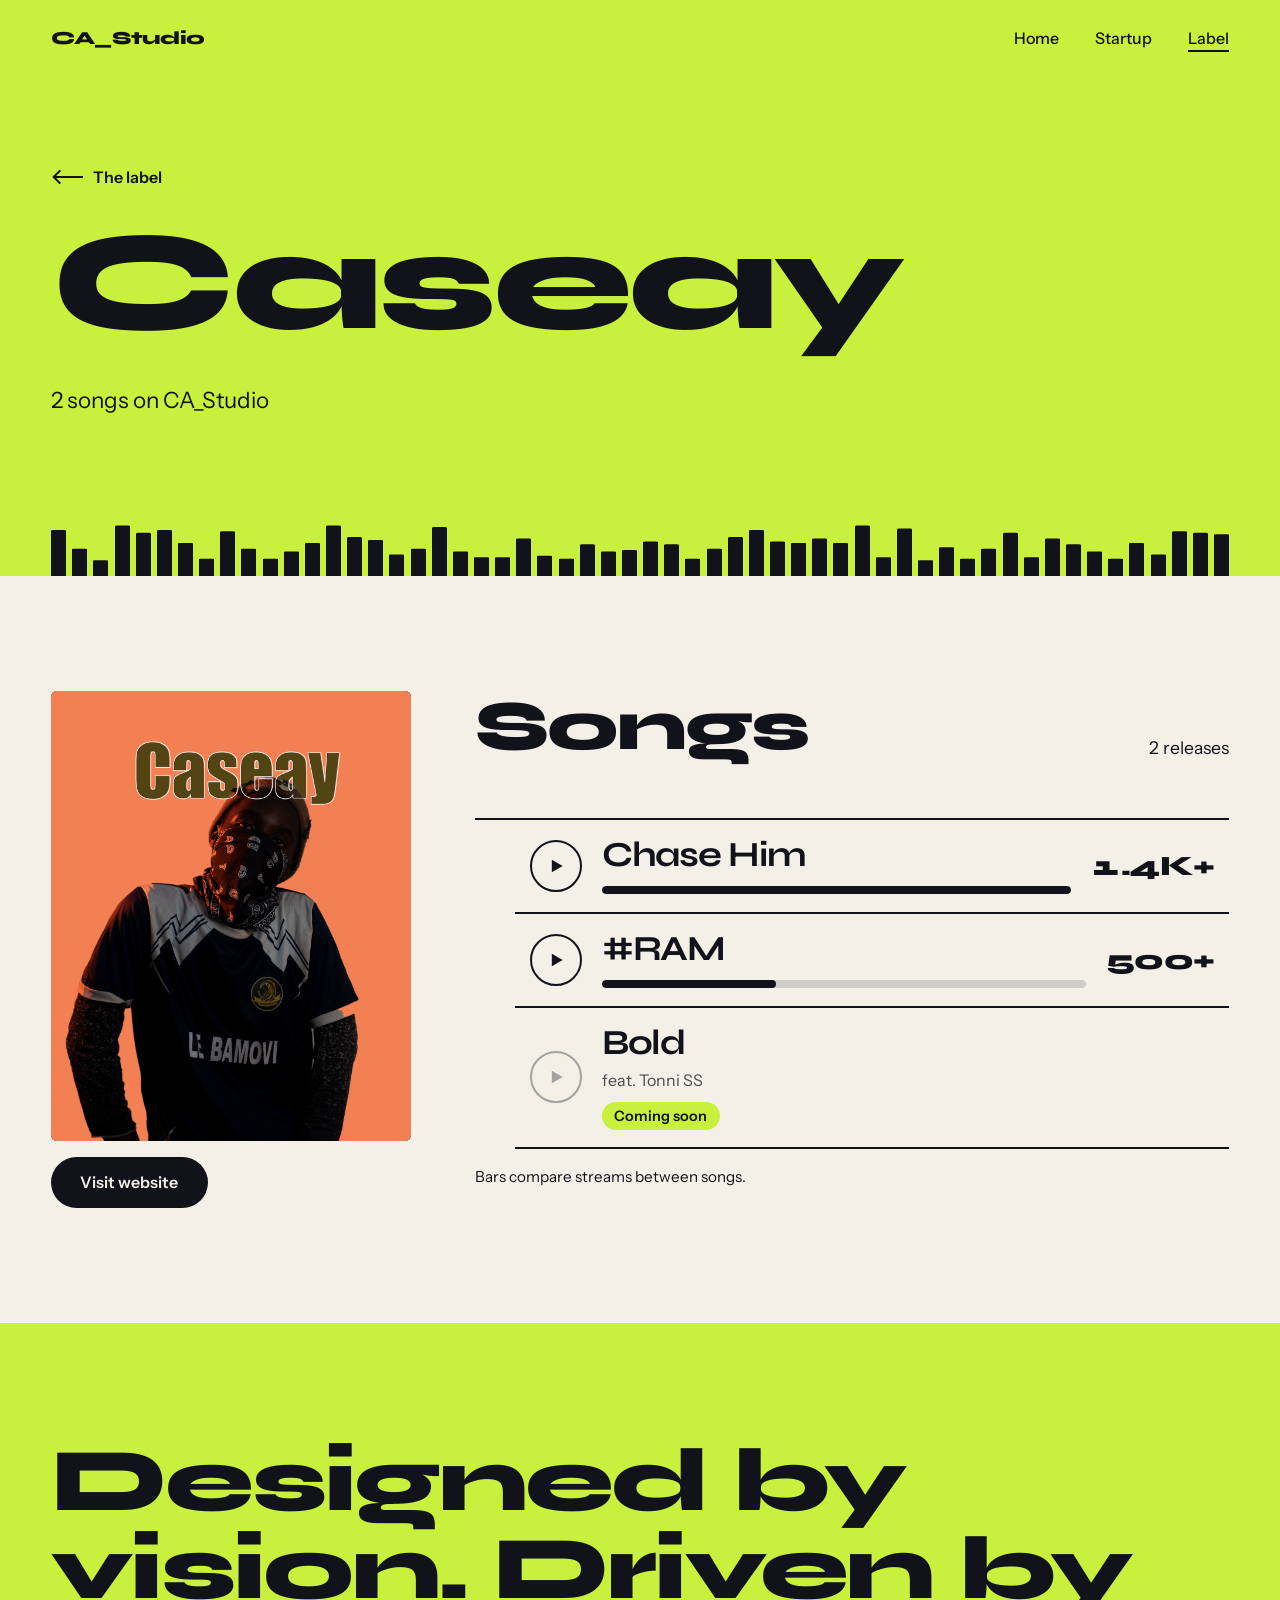
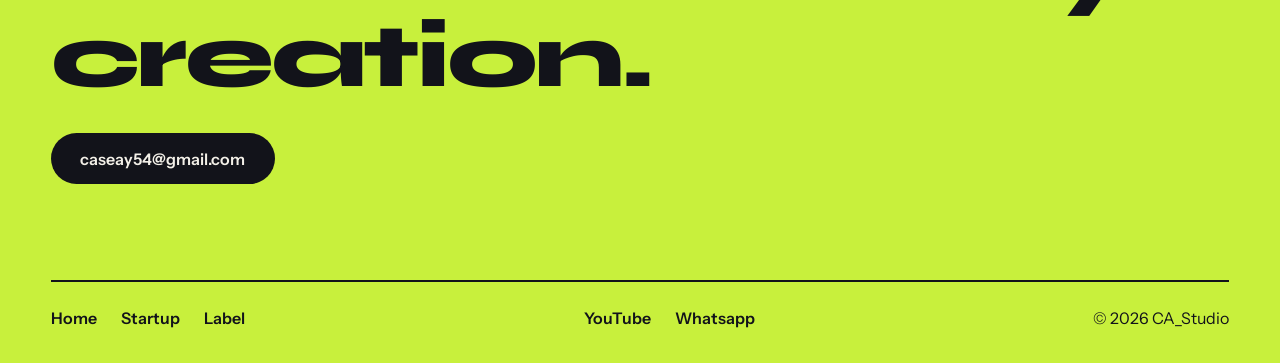
<file: artist.html>
<!doctype html>
<html lang="en">
<head>
  <meta charset="utf-8">
  <meta name="viewport" content="width=device-width, initial-scale=1">
  <title>Artist | CA_Studio</title>
  <meta name="description" content="An artist signed to CA_Studio and every song released on the label.">
  <meta name="theme-color" content="#12131A">
  <link rel="preconnect" href="https://fonts.googleapis.com">
  <link rel="preconnect" href="https://fonts.gstatic.com" crossorigin>
  <link href="https://fonts.googleapis.com/css2?family=Instrument+Sans:wght@400;500;600&family=Syne:wght@600;700;800&display=swap" rel="stylesheet">
  <link rel="stylesheet" href="style.css">
  <link rel="shortcut icon" href="./images/logo.jfif" type="image/x-icon">
  <script>document.documentElement.classList.add('js');</script>
</head>
<body data-page="label">

<header class="site-head">
  <nav class="nav" aria-label="Main">
    <a class="logo" href="index.html" aria-label="CA_Studio, home"><span class="logo-text">CA<span class="us">_</span>Studio</span></a>
    <ul>
      <li><a href="index.html">Home</a></li>
      <li><a href="startup.html">Startup</a></li>
      <li><a href="label.html" aria-current="page">Label</a></li>
    </ul>
  </nav>
</header>

<main>
  <section class="hero hero-short on-lime">
    <div class="wrap hero-inner">
      <a class="back" href="label.html"><svg viewBox="0 0 48 24" aria-hidden="true"><path d="M0 12h44M34 2l10 10-10 10" fill="none" stroke="currentColor" stroke-width="3"/></svg>The label</a>
      <h1><span class="line"><span style="--i:0" id="aName">Artist</span></span></h1>
      <p class="lede" id="aMeta"></p>
    </div>
    <div class="wave" aria-hidden="true"></div>
  </section>

  <section class="songs paper" aria-labelledby="songsTitle">
    <div class="wrap">
      <div class="artist-layout">
        <div class="artist-side" id="aSide">
          <div class="media r-45" id="aPortrait"></div>
          <a class="btn btn-ink" id="aSite" href="#" target="_blank" rel="noopener" hidden>Visit website</a>
        </div>
        <div>
          <div class="sec-head" id="songsHead">
            <h2 id="songsTitle">Songs</h2>
            <p id="songsCount"></p>
          </div>
          <ol class="tracks" id="tracks"></ol>
          <p class="caption">Bars compare streams between songs.</p>
        </div>
      </div>
    </div>
  </section>
</main>

<footer class="foot">
  <div class="wrap">
    <h2>Designed by vision. Driven by creation.</h2>
    <a class="btn btn-ink" data-mail href="#" hidden></a>
    <div class="foot-row">
      <nav aria-label="Footer">
        <a href="index.html">Home</a>
        <a href="startup.html">Startup</a>
        <a href="label.html">Label</a>
      </nav>
      <div class="socials" id="socials"></div>
      <p>&copy; <span id="year">2026</span> CA_Studio</p>
    </div>
  </div>
</footer>

<script src="data.js"></script>
<script src="script.js"></script>
</body>
</html>
</file>
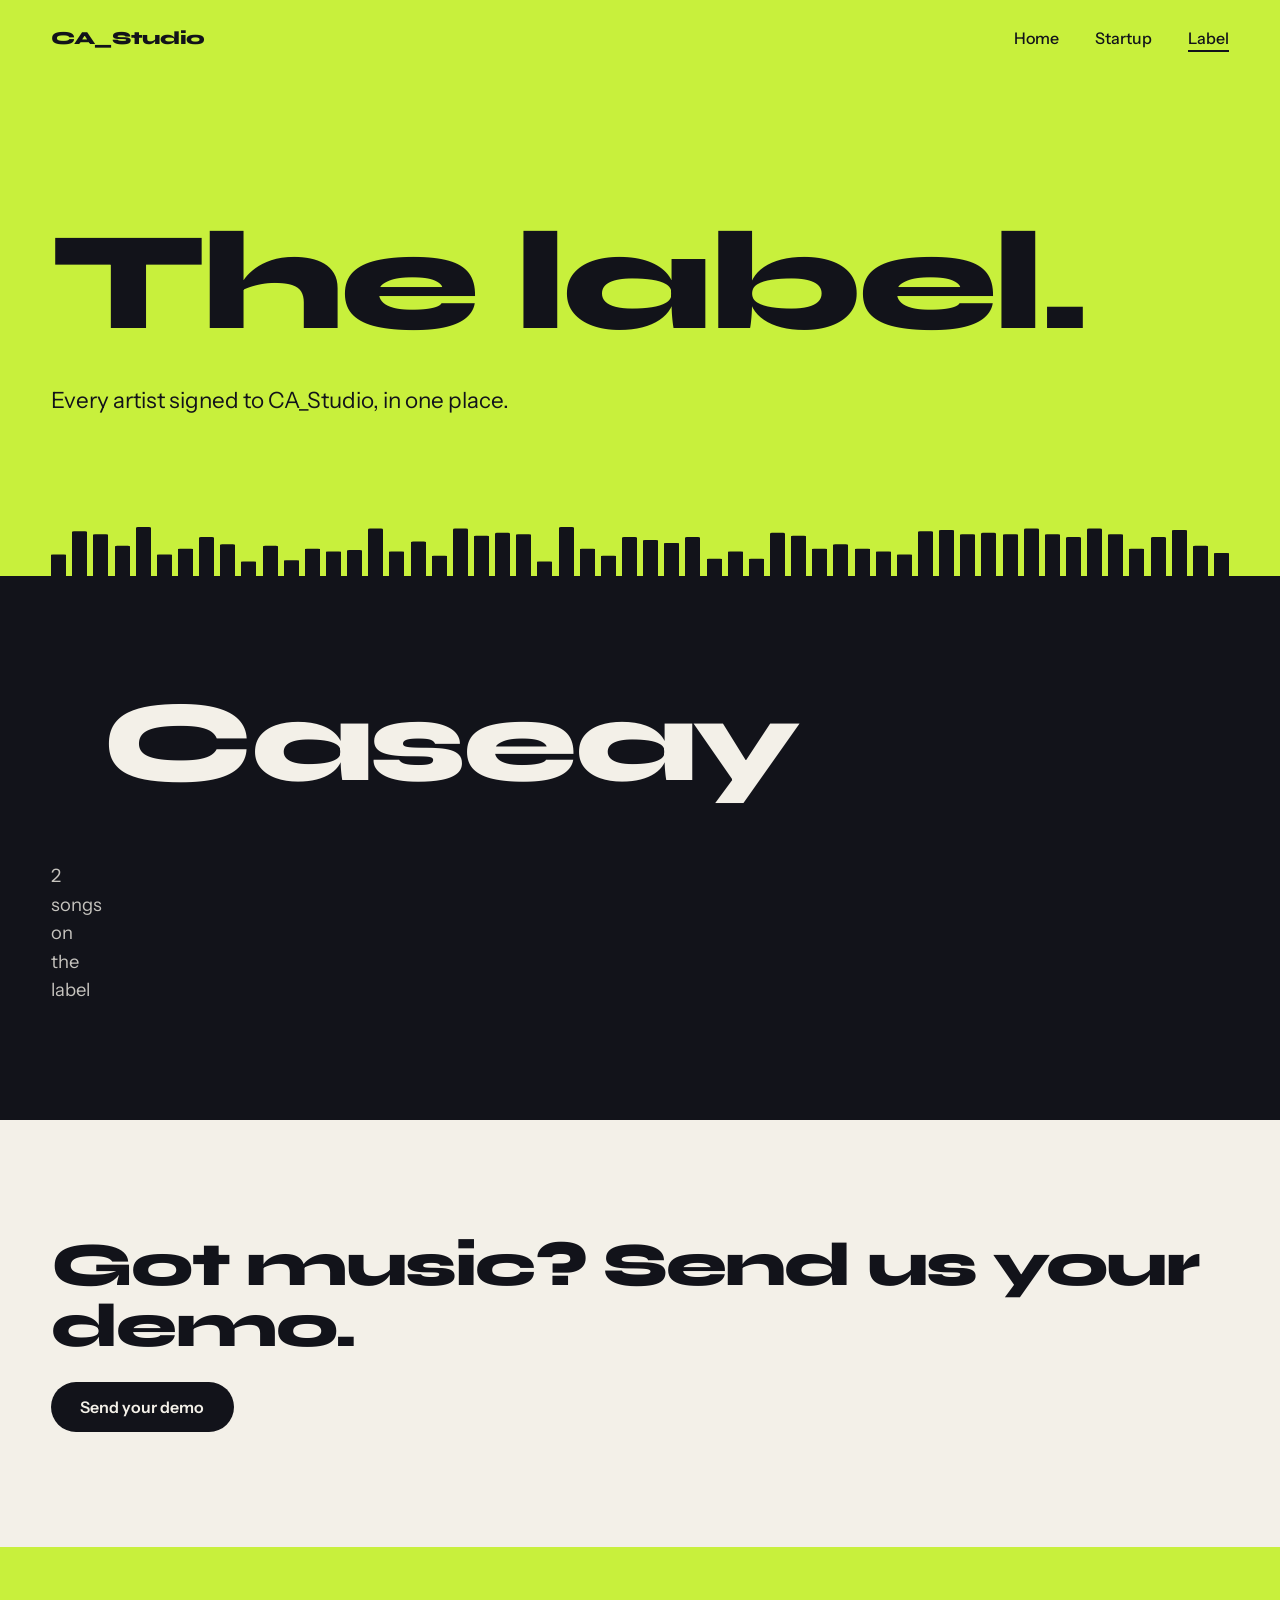
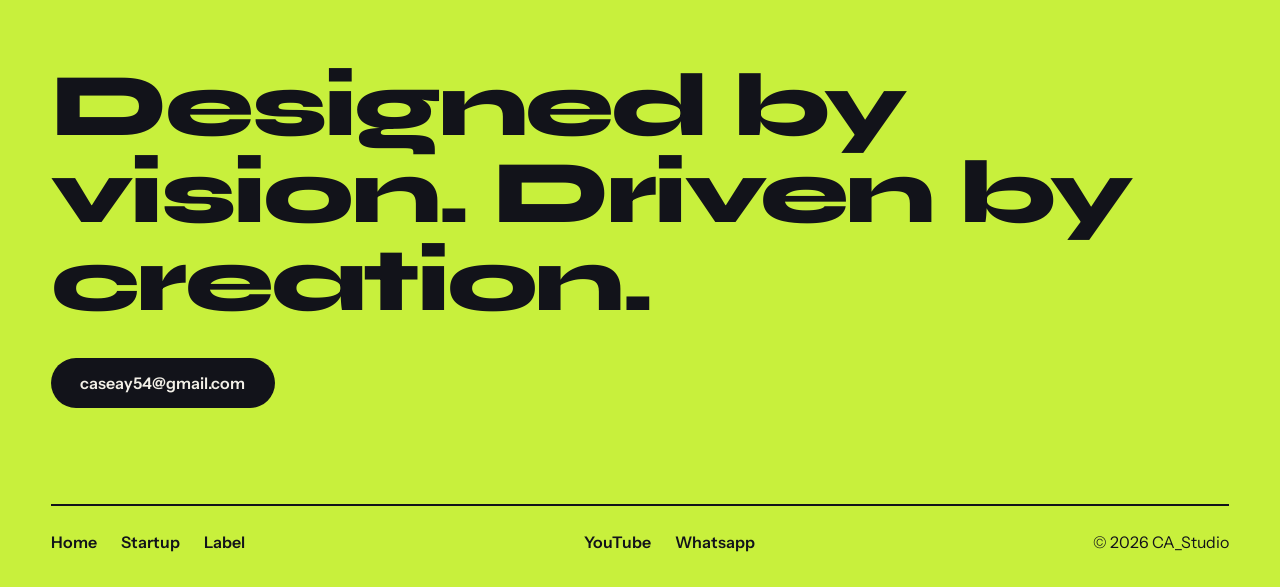
<file: label.html>
<!doctype html>
<html lang="en">
<head>
  <meta charset="utf-8">
  <meta name="viewport" content="width=device-width, initial-scale=1">
  <title>CA_Studio | The label</title>
  <meta name="description" content="Every artist signed to CA_Studio, in one place.">
  <meta name="theme-color" content="#12131A">
  <link rel="preconnect" href="https://fonts.googleapis.com">
  <link rel="preconnect" href="https://fonts.gstatic.com" crossorigin>
  <link href="https://fonts.googleapis.com/css2?family=Instrument+Sans:wght@400;500;600&family=Syne:wght@600;700;800&display=swap" rel="stylesheet">
  <link rel="stylesheet" href="style.css">
  <link rel="shortcut icon" href="./images/logo.jfif" type="image/x-icon">
  <script>document.documentElement.classList.add('js');</script>
</head>
<body data-page="label">

<header class="site-head">
  <nav class="nav" aria-label="Main">
    <a class="logo" href="index.html" aria-label="CA_Studio, home"><span class="logo-text">CA<span class="us">_</span>Studio</span></a>
    <ul>
      <li><a href="index.html">Home</a></li>
      <li><a href="startup.html">Startup</a></li>
      <li><a href="label.html" aria-current="page">Label</a></li>
    </ul>
  </nav>
</header>

<main>
  <section class="hero hero-short on-lime">
    <div class="wrap hero-inner">
      <h1>
        <span class="line"><span style="--i:0">The label.</span></span>
      </h1>
      <p class="lede">Every artist signed to CA_Studio, in one place.</p>
    </div>
    <div class="wave" aria-hidden="true"></div>
  </section>

  <section class="artists dark" aria-labelledby="artTitle">
    <div class="wrap">
      <h2 class="sr-only" id="artTitle">Signed artists</h2>
      <div class="artist-grid" id="artists"></div>
    </div>
  </section>

  <section class="demo paper" aria-labelledby="demoTitle">
    <div class="wrap demo-inner reveal">
      <h2 id="demoTitle">Got music? Send us your demo.</h2>
      <a class="btn btn-ink" data-mail data-label="Send your demo" data-subject="Demo submission" href="#" hidden>Send your demo</a>
    </div>
  </section>
</main>

<footer class="foot">
  <div class="wrap">
    <h2>Designed by vision. Driven by creation.</h2>
    <a class="btn btn-ink" data-mail href="#" hidden></a>
    <div class="foot-row">
      <nav aria-label="Footer">
        <a href="index.html">Home</a>
        <a href="startup.html">Startup</a>
        <a href="label.html">Label</a>
      </nav>
      <div class="socials" id="socials"></div>
      <p>&copy; <span id="year">2026</span> CA_Studio</p>
    </div>
  </div>
</footer>

<script src="data.js"></script>
<script src="script.js"></script>
</body>
</html>
</file>
<file: style.css>
:root {
  --ink: #12131A;
  --ink-2: #1C1E29;
  --ink-3: #2B2E3F;
  --paper: #F3F0E8;
  --paper-2: #E7E3D7;
  --lime: #C8F03C;
  --head: 'Syne', system-ui, -apple-system, 'Segoe UI', sans-serif;
  --body: 'Instrument Sans', system-ui, -apple-system, 'Segoe UI', sans-serif;
  --pad: clamp(1.25rem, 4vw, 3.5rem);
  --max: 1280px;
  --ease: cubic-bezier(.2, .8, .2, 1);
}

*, *::before, *::after { box-sizing: border-box; margin: 0; }
html { scroll-behavior: smooth; -webkit-text-size-adjust: 100%; }
body {
  font-family: var(--body);
  background: var(--paper); color: var(--ink);
  line-height: 1.55; -webkit-font-smoothing: antialiased;
}
ul { list-style: none; padding: 0; }
img { max-width: 100%; }
a { color: inherit; }

:focus-visible { outline: 3px solid currentColor; outline-offset: 3px; }
.dark .btn:focus-visible { outline-color: var(--lime); }
.paper .btn:focus-visible, .foot .btn:focus-visible { outline-color: var(--ink); }

.sr-only {
  position: absolute; width: 1px; height: 1px; margin: -1px; padding: 0;
  overflow: hidden; clip: rect(0 0 0 0); white-space: nowrap; border: 0;
}
.wrap { max-width: var(--max); margin-inline: auto; padding-inline: var(--pad); }

h1, h2, h3 { font-family: var(--head); font-weight: 800; letter-spacing: -.03em; line-height: 1; }

/* ---------- Header ---------- */
.site-head { position: absolute; inset: 0 0 auto 0; z-index: 5; color: var(--paper); }
body[data-page="label"] .site-head { color: var(--ink); }
.nav {
  display: flex; justify-content: space-between; align-items: center;
  max-width: var(--max); margin-inline: auto; padding: 1.5rem var(--pad);
}
.logo { display: inline-flex; align-items: center; gap: .6rem; text-decoration: none; font-family: var(--head); font-weight: 800; font-size: 1.15rem; letter-spacing: -.02em; }
.logo-mark {
  display: grid; place-items: center; width: 2.1rem; height: 2.1rem;
  background: var(--lime); color: var(--ink); border-radius: 6px; font-size: .95rem;
  transition: transform .4s var(--ease);
}
.logo:hover .logo-mark { transform: rotate(-8deg); }
.us { display: inline-block; color: var(--lime); transition: transform .3s var(--ease); }
.logo:hover .us { transform: translateY(-.18em); }
body[data-page="label"] .us { color: inherit; }
body[data-page="label"] .logo-mark { background: var(--ink); color: var(--lime); }
.nav ul { display: flex; gap: clamp(1rem, 3vw, 2.25rem); }
.nav ul a {
  text-decoration: none; font-weight: 500; padding: .25rem 0;
  background: linear-gradient(currentColor, currentColor) 0 100% / 0 2px no-repeat;
  transition: background-size .3s var(--ease);
}
.nav ul a:hover, .nav ul a:focus-visible, .nav ul a[aria-current="page"] { background-size: 100% 2px; }

/* ---------- Buttons ---------- */
.btn {
  display: inline-flex; align-items: center; justify-content: center; gap: .6rem;
  padding: .95rem 1.7rem; border: 2px solid transparent; border-radius: 999px;
  font: 600 1rem/1 var(--body); text-decoration: none; cursor: pointer;
  transition: transform .25s var(--ease), background .25s, color .25s;
}
.btn[hidden] { display: none; }
.btn:hover { transform: translateY(-2px); }
.btn-lime { background: var(--lime); color: var(--ink); }
.btn-line { border-color: var(--paper); color: var(--paper); }
.btn-line:hover { background: var(--paper); color: var(--ink); }
.btn-ink { background: var(--ink); color: var(--paper); }
.btn-ink:hover { background: var(--ink-3); }

/* ---------- Hero ---------- */
.hero {
  position: relative; overflow: hidden;
  min-height: 100svh;
  display: flex; flex-direction: column; justify-content: flex-end;
  padding-top: 8rem;
  background: var(--ink); color: var(--paper);
}
.hero-short { min-height: 64svh; }
.hero-inner { position: relative; z-index: 2; width: 100%; padding-bottom: clamp(3rem, 8vw, 6rem); }
.hero:not(.hero-short) .hero-inner { padding-bottom: calc(22svh + 2.5rem); }
.hero-short .hero-inner { padding-bottom: clamp(6rem, 18svh, 10rem); }
.hero.on-lime { background: var(--lime); color: var(--ink); }
.grid-bg {
  background-image:
    linear-gradient(rgba(243, 240, 232, .07) 1px, transparent 1px),
    linear-gradient(90deg, rgba(243, 240, 232, .07) 1px, transparent 1px);
  background-size: 56px 56px;
  background-color: var(--ink);
}

.hero h1 { font-size: clamp(2.4rem, 6.2vw, 6rem); line-height: .98; max-width: 16ch; }
.hero-short h1 { font-size: clamp(3.5rem, 11vw, 10rem); max-width: none; }
.line { display: block; overflow: hidden; padding-bottom: .14em; margin-bottom: -.14em; }
.line > span {
  display: block; transform: translateY(110%);
  animation: rise 1s var(--ease) forwards;
  animation-delay: calc(var(--i) * 130ms + 120ms);
}
.lede {
  max-width: 44ch; margin-top: clamp(1.25rem, 3vw, 2rem);
  font-size: clamp(1.1rem, 1.8vw, 1.4rem); line-height: 1.45;
  animation: fade .9s ease .75s both;
}
.actions { display: flex; flex-wrap: wrap; gap: .75rem; margin-top: 2rem; animation: fade .9s ease .95s both; }

/* the sound wave: tech meets music */
.wave {
  position: absolute; left: 0; right: 0; bottom: 0; z-index: 1;
  height: 22svh; display: flex; align-items: flex-end; gap: clamp(3px, .5vw, 8px);
  padding-inline: var(--pad);
}
.hero-short .wave { height: 16svh; }
.wave i {
  flex: 1; height: 100%; border-radius: 2px 2px 0 0;
  background: var(--lime); transform-origin: bottom;
  transform: scaleY(var(--lo, .2));
  animation: wave var(--dur, 1.4s) ease-in-out var(--dl, 0s) infinite alternate;
}
.on-lime .wave i { background: var(--ink); }

/* ---------- Sections ---------- */
.paper { background: var(--paper); color: var(--ink); }
.paper-2 { background: var(--paper-2); color: var(--ink); }
.dark { background: var(--ink); color: var(--paper); }
section:not(.hero) { padding: clamp(4rem, 9vw, 8rem) 0; }

.sec-head { display: flex; justify-content: space-between; align-items: flex-end; flex-wrap: wrap; gap: 1rem 3rem; margin-bottom: clamp(2rem, 5vw, 3.5rem); }
.sec-head h2 { font-size: clamp(2.25rem, 5.5vw, 5rem); }
.sec-head p { max-width: 34ch; font-size: 1.1rem; }

/* about */
.about-grid { display: grid; grid-template-columns: .8fr 1.2fr; gap: clamp(2rem, 6vw, 6rem); align-items: start; }
.about h2 { font-size: clamp(2.5rem, 6vw, 5.5rem); line-height: .95; }
.about-copy p { max-width: 48ch; font-size: clamp(1.1rem, 1.5vw, 1.3rem); }
.about-copy p + p { margin-top: 1.25rem; }
.statement { margin-top: clamp(3.5rem, 8vw, 7rem); font: 800 clamp(1.9rem, 5.2vw, 4.75rem)/1.04 var(--head); letter-spacing: -.03em; }
.statement span { display: block; }
.statement mark {
  color: inherit; border-radius: 4px; padding: 0 .12em;
  background: linear-gradient(var(--lime), var(--lime)) 0 0 / 100% 100% no-repeat;
  -webkit-box-decoration-break: clone; box-decoration-break: clone;
}
.js .statement mark { background-size: 0% 100%; }
.js .statement.in mark { background-size: 100% 100%; transition: background-size 1s var(--ease) .5s; }

/* doors */
.doors { padding-block: clamp(2.5rem, 6vw, 5rem); }
.door-grid { display: grid; grid-template-columns: 1fr 1fr; gap: 1rem; }
.door {
  display: flex; flex-direction: column; justify-content: space-between; gap: 3rem;
  min-height: clamp(260px, 32vw, 420px);
  padding: clamp(1.5rem, 3vw, 2.5rem); border-radius: 8px; text-decoration: none;
}
.door-ink { background: var(--ink); color: var(--paper); }
.door-lime { background: var(--lime); color: var(--ink); }
.door-tag { align-self: flex-start; padding: .2rem .8rem; border: 2px solid currentColor; border-radius: 999px; font-size: .9rem; font-weight: 600; }
.door-title { display: block; font-family: var(--head); font-weight: 800; font-size: clamp(2.25rem, 5vw, 4.5rem); line-height: 1; letter-spacing: -.03em; }
.door-text { display: block; margin-top: .75rem; max-width: 28ch; font-size: 1.1rem; }
.door .arrow { width: 56px; height: 28px; transition: transform .4s var(--ease); }
.door:hover .arrow, .door:focus-visible .arrow { transform: translateX(10px); }

/* shared media + generated art */
.media { position: relative; overflow: hidden; border-radius: 6px; background: var(--ink); }
.r-34 { aspect-ratio: 3 / 4; }
.r-45 { aspect-ratio: 4 / 5; }
.r-43 { aspect-ratio: 4 / 3; }
.r-169 { aspect-ratio: 16 / 10; }
.media img {
  position: absolute; inset: 0; width: 100%; height: 100%; object-fit: cover;
  opacity: 0; transition: opacity .7s, transform .8s var(--ease);
}
.media img.on { opacity: 1; }
.art {
  position: absolute; inset: 0; display: flex; align-items: flex-end; padding: 1rem; color: var(--paper);
}
.art span { font: 800 clamp(2rem, 5vw, 3.75rem)/1 var(--head); letter-spacing: -.03em; }
.art-0 { background: radial-gradient(circle at 70% 30%, var(--lime) 0 22%, transparent 22.5%), var(--ink); }
.art-1 { background: repeating-linear-gradient(135deg, var(--ink-2) 0 16px, var(--ink-3) 16px 32px); }
.art-2 { background: repeating-radial-gradient(circle at 30% 70%, var(--ink) 0 12px, var(--ink-3) 12px 14px); }
.art-3 { background: radial-gradient(var(--lime) 2px, transparent 2.6px) 0 0 / 20px 20px, var(--ink); }

/* team */
.team-grid { display: grid; grid-template-columns: repeat(4, 1fr); gap: 1rem; padding-bottom: 2.5rem; }
.tile:nth-child(even) { margin-top: 2.5rem; margin-bottom: -2.5rem; }
.tile:hover .media img { transform: scale(1.05); }
.tile figcaption { margin-top: .6rem; font-weight: 600; }
.tile figcaption span { display: block; font-weight: 400; opacity: .75; }

/* ambitions */
.amb-grid { display: grid; grid-template-columns: repeat(3, 1fr); gap: clamp(1.25rem, 3vw, 2.5rem); }
.amb:hover .media img { transform: scale(1.05); }
.amb-num { margin-top: 1.25rem; font: 800 1.1rem/1 var(--head); color: var(--lime); }
.amb h3 { margin-top: .6rem; font-size: clamp(1.6rem, 2.6vw, 2.25rem); }
.amb p { margin-top: .75rem; max-width: 34ch; opacity: .8; }

/* projects (startup page) */
.project {
  display: grid; grid-template-columns: 1.1fr .9fr; align-items: center;
  gap: clamp(1.5rem, 4vw, 4rem);
  padding: clamp(2rem, 5vw, 4rem) 0; border-top: 2px solid var(--ink);
}
.project:last-child { border-bottom: 2px solid var(--ink); }
.project:hover .media img { transform: scale(1.04); }
.proj-num { font: 800 clamp(3rem, 7vw, 6rem)/1 var(--head); letter-spacing: -.04em; }
.proj-title { margin-top: 1rem; font-size: clamp(2rem, 4.2vw, 3.75rem); }
.proj-tag { margin-top: 1rem; max-width: 36ch; font-size: 1.15rem; }
.status {
  display: inline-flex; align-items: center; gap: .55rem; margin-top: 1.25rem;
  padding: .3rem .9rem; border-radius: 999px; background: var(--lime); color: var(--ink);
  font-size: .95rem; font-weight: 600;
}
.status.done i { animation: none; }
.status i { width: .55rem; height: .55rem; border-radius: 50%; background: var(--ink); animation: blink 1.6s ease-in-out infinite; }
.tags { display: flex; flex-wrap: wrap; gap: .5rem; margin-top: 1rem; }
.tags li { padding: .15rem .75rem; border: 2px solid var(--ink); border-radius: 999px; font-size: .9rem; font-weight: 500; }
.proj-link { display: inline-flex; align-items: center; gap: .6rem; margin-top: 1.5rem; font-weight: 600; text-decoration: none; }
.proj-link span { background: linear-gradient(currentColor, currentColor) 0 100% / 100% 2px no-repeat; }
.proj-link svg { width: 32px; height: 16px; transition: transform .35s var(--ease); }
.proj-link:hover svg { transform: translateX(6px); }

/* artists (label page) */
.artist-grid { display: grid; grid-template-columns: repeat(3, 1fr); gap: clamp(1.5rem, 3vw, 2.5rem) clamp(1rem, 2vw, 1.75rem); }
.artist { display: block; text-decoration: none; color: inherit; }
.artist h3 { margin-top: 1rem; font-size: clamp(1.6rem, 2.6vw, 2.25rem); }
.artist .meta { margin-top: .4rem; opacity: .8; }
.artist .meta span { display: block; }
.artist:hover .media img, .artist:focus-visible .media img { transform: scale(1.05); }
.listen {
  position: absolute; z-index: 2; left: 1rem; bottom: 1rem;
  display: inline-flex; align-items: center; gap: .5rem;
  padding: .55rem 1.1rem; border-radius: 999px;
  background: var(--lime); color: var(--ink); font-weight: 600;
  transform: translateY(160%); transition: transform .45s var(--ease);
}
.listen svg { width: 24px; height: 12px; }
.artist:hover .listen, .artist:focus-visible .listen { transform: none; }
@media (hover: none) { .listen { transform: none; } }

.demo-inner { display: flex; justify-content: space-between; align-items: center; flex-wrap: wrap; gap: 1.5rem 3rem; }
.demo h2 { font-size: clamp(2rem, 4.8vw, 4rem); max-width: 18ch; }

.artist-grid.solo .artist { display: grid; grid-template-columns: minmax(0, 440px) 1fr; gap: clamp(1.5rem, 4vw, 4rem); align-items: end; }
.artist-grid.solo .artist h3 { margin: 0; font-size: clamp(3rem, 9vw, 8rem); line-height: .9; }
.artist-grid.solo .artist .meta { margin-top: 1rem; font-size: 1.15rem; }

/* ---------- Artist page ---------- */
.back { display: inline-flex; align-items: center; gap: .6rem; margin-bottom: 1.5rem; font-weight: 600; text-decoration: none; }
.back svg { width: 32px; height: 16px; transform: scaleX(-1); transition: transform .35s var(--ease); }
.back:hover svg { transform: scaleX(-1) translateX(6px); }

.artist-layout { display: grid; grid-template-columns: minmax(0, 360px) minmax(0, 1fr); gap: clamp(2rem, 5vw, 5rem); align-items: start; }
.artist-side { position: sticky; top: 2rem; display: grid; gap: 1rem; }
.artist-side[hidden] { display: none; }
.artist-side .btn { justify-self: start; }
.empty { font-size: 1.2rem; }

.tracks { border-top: 2px solid var(--ink); }
.track {
  display: grid; grid-template-columns: 52px minmax(0, 1fr) auto; align-items: center;
  gap: 1rem 1.25rem; padding: 1.1rem .9rem; border-bottom: 2px solid var(--ink);
  transition: background .25s, color .25s;
}
.track:not(.soon):hover, .track:not(.soon):focus-within, .track[data-state="playing"] { background: var(--ink); color: var(--paper); }
.play {
  width: 52px; height: 52px; display: grid; place-items: center;
  border: 2px solid currentColor; border-radius: 50%; background: transparent; color: inherit; cursor: pointer;
  transition: background .2s, color .2s, transform .2s var(--ease);
}
.track:not(.soon):hover .play, .track:not(.soon):focus-within .play, .track[data-state="playing"] .play { background: var(--lime); color: var(--ink); border-color: var(--lime); }
.play:active { transform: scale(.93); }
.play:disabled { opacity: .35; cursor: not-allowed; }
.play svg { grid-area: 1 / 1; width: 20px; height: 20px; fill: currentColor; }
.play .i-pause { display: none; }
.track[data-state="playing"] .i-play { display: none; }
.track[data-state="playing"] .i-pause { display: block; }

.track h3 { display: flex; align-items: center; gap: .75rem; font-size: clamp(1.4rem, 2.8vw, 2.2rem); font-weight: 700; line-height: 1.05; }
.note-line { margin-top: .35rem; opacity: .75; }
.note { display: block; margin-top: .3rem; font-size: .95rem; font-weight: 500; }
.note:empty { display: none; }
.pill { display: inline-block; margin-top: .6rem; padding: .15rem .8rem; border-radius: 999px; background: var(--lime); color: var(--ink); font-size: .9rem; font-weight: 600; }
.count { display: flex; flex-direction: column; align-items: flex-end; gap: .35rem; font: 800 clamp(1.2rem, 2.2vw, 1.75rem)/1 var(--head); letter-spacing: -.02em; font-variant-numeric: tabular-nums; }
.song-link { font: 600 .9rem var(--body); letter-spacing: 0; }

.bar { height: 8px; margin-top: .75rem; border-radius: 999px; overflow: hidden; background: color-mix(in srgb, currentColor 16%, transparent); }
.bar i { display: block; width: 0; height: 100%; border-radius: inherit; background: var(--ink); transition: width 1.1s var(--ease) calc(var(--n) * 90ms), background .25s; }
.tracks.in .bar i { width: var(--w); }
.track:not(.soon):hover .bar i, .track:not(.soon):focus-within .bar i, .track[data-state="playing"] .bar i { background: var(--lime); }

.eq { display: none; align-items: flex-end; gap: 3px; height: .75em; }
.track[data-state="playing"] .eq { display: inline-flex; }
.eq i { display: block; width: 4px; height: 100%; border-radius: 1px; background: currentColor; transform-origin: bottom; animation: bounce .8s ease-in-out infinite alternate; }
.eq i:nth-child(2) { animation-delay: -.3s; animation-duration: .6s; }
.eq i:nth-child(3) { animation-delay: -.5s; animation-duration: .9s; }
.eq i:nth-child(4) { animation-delay: -.2s; animation-duration: .7s; }
.caption { margin-top: 1rem; font-size: .95rem; }
@keyframes bounce { from { transform: scaleY(.25); } to { transform: scaleY(1); } }

/* ---------- Footer ---------- */
.foot { background: var(--lime); color: var(--ink); padding: clamp(4rem, 9vw, 8rem) 0 2rem; }
.foot h2 { max-width: 16ch; font-size: clamp(2.25rem, 7vw, 6.25rem); line-height: .98; margin-bottom: 2rem; }
.foot-row {
  display: flex; flex-wrap: wrap; justify-content: space-between; align-items: center;
  gap: 1rem 2rem; margin-top: clamp(3rem, 8vw, 6rem); padding-top: 1.5rem; border-top: 2px solid var(--ink);
}
.foot nav, .socials { display: flex; flex-wrap: wrap; gap: .5rem 1.5rem; }
.foot a:not(.btn) { font-weight: 600; text-decoration: none; background: linear-gradient(currentColor, currentColor) 0 100% / 0 2px no-repeat; transition: background-size .3s var(--ease); }
.foot a:not(.btn):hover { background-size: 100% 2px; }

/* ---------- Motion ---------- */
.js .reveal {
  opacity: 0; transform: translateY(22px);
  transition: opacity .8s ease, transform .8s var(--ease);
  transition-delay: var(--d, 0ms);
}
.js .reveal.in { opacity: 1; transform: none; }
.js .door.reveal.in:hover { transform: translateY(-6px); transition-delay: 0ms; transition-duration: .35s; }

@keyframes rise { to { transform: translateY(0); } }
@keyframes fade { from { opacity: 0; transform: translateY(12px); } to { opacity: 1; transform: none; } }
@keyframes wave { to { transform: scaleY(var(--hi, .8)); } }
@keyframes blink { 50% { opacity: .25; } }

/* ---------- Responsive ---------- */
@media (max-width: 900px) {
  .artist-layout { grid-template-columns: 1fr; }
  .artist-side { position: static; max-width: 360px; }
  .about-grid { grid-template-columns: 1fr; }
  .artist-grid.solo .artist { grid-template-columns: 1fr; }
  .team-grid { grid-template-columns: repeat(2, 1fr); }
  .amb-grid { grid-template-columns: 1fr; }
  .amb .media { aspect-ratio: 16 / 10; }
  .artist-grid { grid-template-columns: repeat(2, 1fr); }
}
@media (min-width: 861px) { .project:nth-child(even) .media { order: 2; } }
@media (max-width: 860px) { .project { grid-template-columns: 1fr; } }
@media (max-width: 640px) {
  .door-grid { grid-template-columns: 1fr; }
  .door { min-height: 240px; }
}

@media (prefers-reduced-motion: reduce) {
  html { scroll-behavior: auto; }
  *, *::before, *::after {
    animation-duration: .001ms !important; animation-delay: 0s !important;
    animation-iteration-count: 1 !important;
    transition-duration: .001ms !important; transition-delay: 0s !important;
  }
  .js .reveal { opacity: 1; transform: none; }
}
</file>
